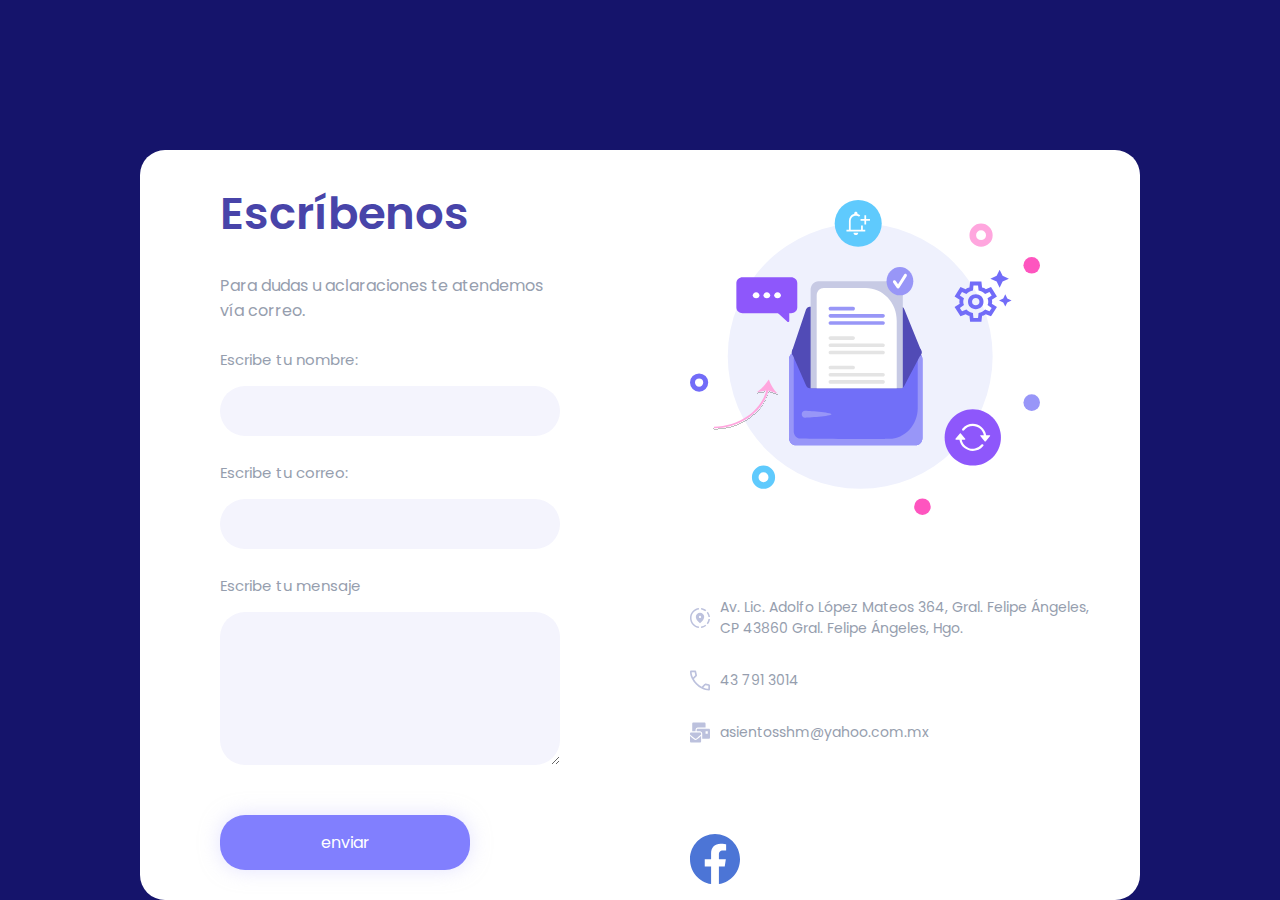
<file: contacto.html>
<!DOCTYPE html>
<html lang="en">

<head>
    <meta charset="UTF-8">
    <meta name="viewport" content="width=device-width, initial-scale=1.0">
    <title>FORMULARIO</title>
    <link rel="stylesheet" href="stylesContactos.css">

    <style>

        

    </style>
</head>
<body>

    
    <!-- <li><a href="inicio.html">Inicio</a></li> -->

    
    <div class="container">
        <form class="form">
            <h2>Escríbenos</h2>
            <p>
                Para dudas u aclaraciones te atendemos vía correo.
            </p>
            <label for="nombre">Escribe tu nombre:</label>
            <input type="text" id="nombre" class="box" >
            <label for="correo" >Escribe tu correo:</label>
            <input type="email" id="correo" class="box" >
            <label for="mensaje">Escribe tu mensaje</label>
            <textarea class="box" id="mensaje" cols="30" rows="10"></textarea>
            <input type="submit" value="enviar" class="submit">
        </form>

        <div class="info">
            <img src="images/info-1.svg" class="img-1" alt="">
            <div class="location">
                <div class="icons">
                    <img src="images/gps.svg" alt="">
                    <p>Av. Lic. Adolfo López Mateos 364, Gral. Felipe Ángeles, CP 43860 Gral. Felipe Ángeles, Hgo.</p>
                </div>    
                <div class="icons">
                    <img src="images/number.svg" alt="">
                    <p>43 791 3014</p>
                 </div>   
                 <div class="icons">
                    <img src="images/email.svg" alt="">
                    <p>asientosshm@yahoo.com.mx</p>
                </div>
            </div>
            <div class="social">
                <a href="https://www.facebook.com/profile.php?id=100060847382245" target="_blank" >
                    <img src="images/fa.svg" alt="">
                </a>
            </div>
        </div>
    </div>
</body>
</html>
</file>
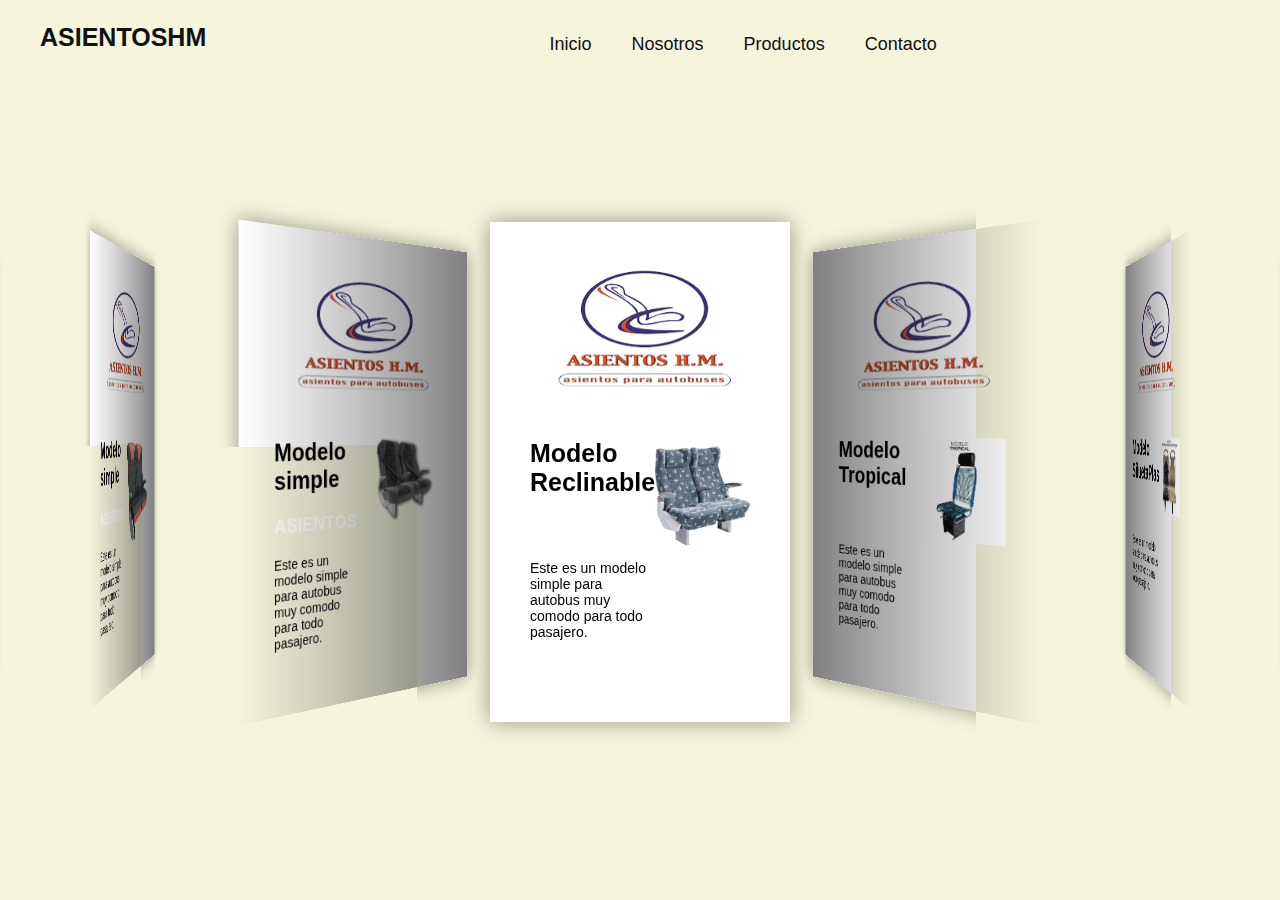
<file: productos.html>
<!DOCTYPE html>
<html lang="es">

<head>
    <meta charset="UTF-8">
    <meta name="viewport" content="width=device-width, initial-scale=1.0">
    <title>Productos</title>
    <link rel="stylesheet" href="https://cdnjs.cloudflare.com/ajax/libs/font-awesome/6.4.2/css/all.min.css"
        integrity="sha512-z3gLpd7yknf1YoNbCzqRKc4qyor8gaKU1qmn+CShxbuBusANI9QpRohGBreCFkKxLhei6S9CQXFEbbKuqLg0DA=="
        crossorigin="anonymous" referrerpolicy="no-referrer" />
    <link rel="stylesheet" href="https://cdn.jsdelivr.net/npm/swiper@11/swiper-bundle.min.css" />
    <link rel="stylesheet" href="stylesProductos.css">
</head>


<header class="header">

    <div class="menu container">
        <a href="#" class="logo">AsientosHM</a>
        <input type="checkbox" id="menu" />
        <label for="menu">
        <img src="images/menu.png" class="menu-icono" alt="menu">
    </label>
    <nav class="navbar">
        <ul>
            <li><a href="inicio.html">Inicio</a></li>
            <li><a href="servicios.html">Nosotros</a></li>
            <li><a href="productos.html">Productos</a></li>
            <li><a href="contacto.html"target="_blank">Contacto</a></li>
        </ul>
    </nav>
    <div>
    </div>
</div>
</header>


    <!-- <li><a href="inicio.html">Inicio</a></li> -->

<body>

    <div class="swiper mySwiper">
        <div class="swiper-wrapper">

        <div class="swiper-slide">
            <div class="icons">
                <i class="fa-solid fa-circle-arrow-left"></i>
                <img src="images/LOGO.png" alt="">
                <i class="fa-regular fa-heart"></i>
            </div>
            <div class="product-content">
                <div class="product-txt">
                    <span>Modelo Reclinable </span>
                    <h3>Asientos</h3>
                    <p>
                        Este es un modelo simple para autobus muy comodo para todo pasajero.
                    </p>
                </div>
                <div class="product-img">
                    <img src="images/asientos1.png" alt="">
                </div>
            </div>
        </div>

        <div class="swiper-slide">
            <div class="icons">
                <i class="fa-solid fa-circle-arrow-left"></i>
                <img src="images/LOGO.png" alt="">
                <i class="fa-regular fa-heart"></i>
            </div>
            <div class="product-content">
                <div class="product-txt">
                    <span>Modelo Tropical </span>
                    <h3>Asientos</h3>
                    <p>
                        Este es un modelo simple para autobus muy comodo para todo pasajero.
                    </p>
                </div>
                <div class="product-img">
                    <img src="images/modelortropi.jpeg" alt="">
                </div>
            </div>
            
        </div>

        <div class="swiper-slide">
            <div class="icons">
                <i class="fa-solid fa-circle-arrow-left"></i>
                <img src="images/LOGO.png" alt="">
                <i class="fa-regular fa-heart"></i>
            </div>
            <div class="product-content">
                <div class="product-txt">
                    <span>Modelo SiluetaPlas</span>
                    <h3>Asientos</h3>
                    <p>
                        Este es un modelo simple para autobus muy comodo para todo pasajero.
                    </p>
                </div>
                <div class="product-img">
                    <img src="images/Siluetaenplasticoinyectado.jpeg" alt="">
                </div>
            </div>
        </div>

        <div class="swiper-slide">
            <div class="icons">
                <i class="fa-solid fa-circle-arrow-left"></i>
                <img src="images/LOGO.png" alt="">
                <i class="fa-regular fa-heart"></i>
            </div>
            <div class="product-content">
                <div class="product-txt">
                    <span>Modelo asiento Operador estandar </span>
                    <h3>Asientos</h3>
                    <p>
                        Este es un modelo simple para autobus muy comodo para todo pasajero.
                    </p>
                </div>
                <div class="product-img">
                    <img src="images/asientooperadorestandar.jpeg" alt="">
                </div>
            </div>
            
        </div>

        <div class="swiper-slide">
            <div class="icons">
                <i class="fa-solid fa-circle-arrow-left"></i>
                <img src="images/LOGO.png" alt="">
                <i class="fa-regular fa-heart"></i>
            </div>
            <div class="product-content">
                <div class="product-txt">
                    <span>Modelo Asiento F1 </span>
                    <h3>Asientos</h3>
                    <p>
                        Este es un modelo simple para autobus muy comodo para todo pasajero.
                    </p>
                </div>
                <div class="product-img">
                    <img src="images/asientoformula1.jpeg" alt="">
                </div>
            </div>
            
        </div>

        <div class="swiper-slide">
            <div class="icons">
                <i class="fa-solid fa-circle-arrow-left"></i>
                <img src="images/LOGO.png" alt="">
                <i class="fa-regular fa-heart"></i>
            </div>
            <div class="product-content">
                <div class="product-txt">
                    <span>Modelo Asiento alto Flujo </span>
                    <h3>Asientos</h3>
                    <p>
                        Este es un modelo simple para autobus muy comodo para todo pasajero.
                    </p>
                </div>
                <div class="product-img">
                    <img src="images/asientodealtoflujo.jpeg" alt="">
                </div>
            </div>
           
        </div>

        <div class="swiper-slide">
            <div class="icons">
                <i class="fa-solid fa-circle-arrow-left"></i>
                <img src="images/LOGO.png" alt="">
                <i class="fa-regular fa-heart"></i>
            </div>
            <div class="product-content">
                <div class="product-txt">
                    <span>Modelo Asiento alto Flujo </span>
                    <h3>Asientos</h3>
                    <p>
                        Este es un modelo simple para autobus muy comodo para todo pasajero.
                    </p>
                </div>
                <div class="product-img">
                    <img src="images/minesotaasientoaltofijo.jpeg" alt="">
                </div>
            </div>
            
        </div>

        <div class="swiper-slide">
            <div class="icons">
                <i class="fa-solid fa-circle-arrow-left"></i>
                <img src="images/LOGO.png" alt="">
                <i class="fa-regular fa-heart"></i>
            </div>
            <div class="product-content">
                <div class="product-txt">
                    <span>Modelo simple</span>
                    <h3>Asientos</h3>
                    <p>
                        Este es un modelo simple para autobus muy comodo para todo pasajero.
                    </p>
                </div>
                <div class="product-img">
                    <img src="images/asientos2.png" alt="">
                </div>
            </div>
            <!-- <a href="#" class="btn-1">Comprar</a> -->
        </div>

        <div class="swiper-slide">
            <div class="icons">
                <i class="fa-solid fa-circle-arrow-left"></i>
                <img src="images/LOGO.png" alt="">
                <i class="fa-regular fa-heart"></i>
            </div>
            <div class="product-content">
                <div class="product-txt">
                    <span>Modelo simple</span>
                    <h3>Asientos</h3>
                    <p>
                        Este es un modelo simple para autobus muy comodo para todo pasajero.
                    </p>
                </div>
                <div class="product-img">
                    <img src="images/asientos3.png" alt="">
                </div>
            </div>
            <!-- <a href="#" class="btn-1">Comprar</a> -->
        </div>

    </div>
</div>



        <!-- esto es para que funcione el carrusel de fotos -->
    <script src="https://cdn.jsdelivr.net/npm/swiper@11/swiper-bundle.min.js"></script>
    <script>
        var swiper = new Swiper(".mySwiper", {
            effect: "coverflow",
            grabCursor: true,
            centeredSlides: true,
            slidesPerView: "auto",
            loop: true,
            coverFlowEffect: {
                depth:500,
                modifer:1,
                slidesShadows:true,
                rotate:0,
                stretch:0
            }
        })
    </script>
</body>

</html>
</file>
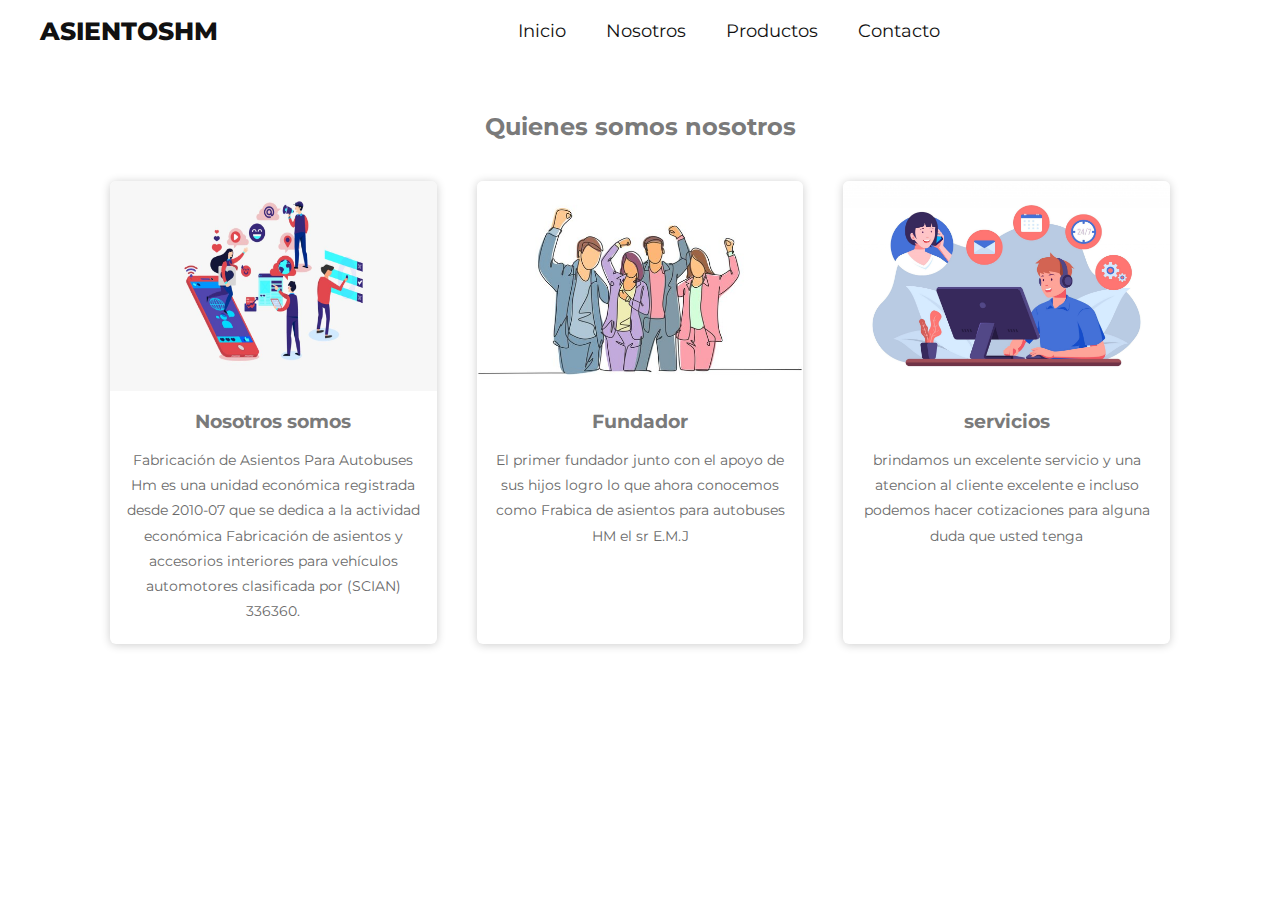
<file: servicios.html>
<!DOCTYPE html>
<html lang="es">
<head>
	<meta charset="UTF-8">
	<meta name="viewport" content="width=device-width, user-scalable=no, initial-scale=1.0, maximum-scale=1.0, minimum-scale=1.0">
	<title>Sobre nosotros</title>
	<link rel="stylesheet" href="stylesServicios.css">
</head>
<body>

	<header class="header">

        <div class="menu container">
            <a href="#" class="logo">AsientosHM</a>
            <input type="checkbox" id="menu" />
            <label for="menu">
            <img src="images/menu.png" class="menu-icono" alt="menu">
        </label>
        <nav class="navbar">
            <ul>
                <li><a href="inicio.html">Inicio</a></li>
                <li><a href="servicios.html">Nosotros</a></li>
                <li><a href="productos.html">Productos</a></li>
                <li><a href="contacto.html"target="_blank">Contacto</a></li>
            </ul>
        </nav>
        <div>
        </div>
    </div>
    </header>




    <a href="servicios.html" target="_blank"></a>
    <!--   Tarjetas-->
<div class="title-cards">
		<h2>Quienes somos nosotros</h2>
	</div>
<div class="container-card">
	
<div class="card">
	<figure>
		<img src="images/img4.jpg">
	</figure>
	<div class="contenido-card">
		<h3>Nosotros somos</h3>
		<p>Fabricación de Asientos Para Autobuses Hm es una unidad económica registrada desde 2010-07
        que se dedica a la actividad económica Fabricación de asientos y accesorios interiores para 
        vehículos automotores clasificada por (SCIAN) 336360.</p>
		<!-- <a href="#">Leer Màs</a> ESTE ES PARA AGREGAR MAS INFORMACION CON UN ENLACE -->
	</div>
</div>
<div class="card">
	<figure>
		<img src="images/img2.jpg">
	</figure>
	<div class="contenido-card">
		<h3>Fundador</h3>
		<p>El primer fundador junto con el apoyo de sus hijos logro lo que ahora conocemos
        como Frabica de asientos para autobuses HM el sr E.M.J</p>
		<!-- <a href="#">Leer Màs</a> ESTE ES PARA AGREGAR MAS INFORMACION CON UN ENLACE -->
	</div>
</div>
<div class="card">
	<figure>
		<img src="images/img.jpg">
	</figure>
	<div class="contenido-card">
		<h3>servicios</h3>
		<p>brindamos un excelente servicio y una atencion al cliente excelente e incluso podemos hacer cotizaciones para alguna duda que usted tenga</p>
		<!-- <a href="#">Leer Màs</a> ESTE ES PARA AGREGAR MAS INFORMACION CON UN ENLACE -->
	</div>
</div>
</div>
<!--Fin   Tarjetas-->
</body>
</html>
</file>
<file: stylesContactos.css>
@import url('https://fonts.googleapis.com/css2?family=Poppins:wght@400;500;600&display=swap');

* {
    margin: 0;
    padding: 0;
    box-sizing: border-box;
    font-family: "Poppins", "sans-serif";
}


body {
    background-color: #15146b;
}

.container {
    display: flex;
    background-color: #fff;
    height: 750px;
    width: 1000px;
    box-shadow: 0 0 20px rgba(0, 0, 0, 0);
    margin: auto;
    margin-top: 150px;
    border-radius: 25px;
}

.form {

    padding: 30px 80px;
    width: 50%;
    display: flex;
    flex-direction: column;
}

.form h2 {
    font-size: 45px;
    color: #4844A9;
    font-weight: 600;
    margin-bottom: 25px;
}

.form p {
    font-size: 16px;
    color: #969EAE;
    margin-bottom: 25px;
}

label {
    font-size: 15px;
    color: #969EAE;
    margin-bottom: 15px;
}

.box {
    border: 0;
    background-color: #F4F4FD;
    padding: 15px;
    border-radius: 25px;
    margin-bottom: 25px;
    outline: none;
}

.submit {
    background-color: #817ffe;
    border: 0;
    padding: 15px;
    color: #fff;
    font-size: 16px;
    border-radius: 25px;
    width: 250px;
    margin-top: 25px;
    box-shadow: 0 0 20px rgba(201, 199, 253, 0.5);
}

.info {
    padding: 50px;
}

.img-1 {
    width: 350px;
    margin-bottom: 75px;
}

.location {
    display: flex;
    flex-direction: column;
    margin-bottom: 60px;
}

.icons {
    display: flex;
    margin-bottom: 31px;
}

.icons img {
    width: 20px;
    margin-right: 10px;
}

.icons p {
    font-size: 14px;
    color: #969EAE;
}

.social {
    display: flex;
}

.social img{
    width: 50px;
    margin-right: 30px;
}



@media (max-width:990px) {

    .container {
        width: 350px;
        height: 800px;
        margin-top: 50px;
    }

    .info {
        display: none;
    }

    .form {
        width: 100%;
        padding: 30px;
    }
}
</file>
<file: stylesProductos.css>
html,


body {
    position: relative;
    height: 100%;
}
body {
    background-color: #F5F5DC;
    font-family: Helvetica Neue, Helvetica;
    font-size: 14px;
    color: #000;
    margin: 0;
    padding: 0;
}

*{
    box-sizing: border-box;
    text-decoration: none;
    list-style: none;
}

body {
    font-family: 'Poppins', sans-serif;
}

img {
    max-width: 100%;
}

.container {
    max-width: 1200px;
    margin: 0 auto;
}

.header {
    display: flex;
    align-items: center;
    min-height: 8vh;
    padding: 7px 0;
}

.menu{
    position: absolute;
    top: 0;
    left: 0;
    right: 0;
    display: flex;
    align-items: center;
    justify-content: space-between;
}

.logo {
    font-size: 25px;
    color: #111111;
    text-transform: uppercase;
    font-weight: 800;
}


.menu .navbar ul li{
    position: relative;
    float: left;
}

.menu .navbar ul li a {
    font-size: 18px;
    padding: 20px;
    color: #111111;
    display: block;
}

#menu {
    display: none;
}

.menu-icono {
    width: 25px;
}

.menu label {
    cursor: pointer;
    display: none;
}



.swiper {
    width: 100%;
    padding: 150px 0 50px 0;
}

.swiper-slide {
    width: 300px;
    height: 500px;
    background-color: #fff;
    box-shadow: 0 0 20px rgba(0, 0, 0, 0.4);
    padding: 40px;
    text-align: center;
}

.icons {
    display: flex;
    justify-content: space-between;
    align-items: center;
    margin-bottom: 40px;
}

.icons i {
    font-size: 20px;
    color: #000;
}

.logo img{
    width: 120px;
}

.product-content {
    display: flex;
    justify-content: space-between;
}

.product-txt {
    flex-basis: 50%;
    text-align: left;
}

.product-txt span {
    font-size: 25px;
    color: #000;
    font-weight: bold;
}

.product-txt h3 {
    font-size: 20px;
    color: #FFFFFF;

    text-transform: uppercase;
}

.product-txt p {
    font-size: 14px;
    color: #000;
}

.product-img {
    flex-basis: 50%;
    text-align: right;
}

.product-img img {
    width: 120px;
}

.btn-1 {
    display: inline-block;
    padding: 13px 55px;
    border: 1px solid #FFB900;
    border-radius: 25px;
    color: #FFB900;
    text-decoration: none;
    margin-top: 50px;
}

@media (max-widt:991px) {

    .menu {
        padding: 20px;
    }

    .menu label {
        display: initial;
    }

    .menu .navbar {
        position: absolute;
        top: 100%;
        left: 0;
        right: 0;
        background-color: #181818;
        display: none;
    }

    .menu .navbar ul li {
        width: 100%;
    }


    .menu .navbar ul li a {
        color: #FFFFFF;
    }

    #menu:checked ~ .navbar {
        display: initial;
    }

    .logo {
        display: none;
    }

    .header {
        min-height: 0vh;
    }

    .header-content {
        padding: 50px 0;
        flex-direction: column;
    }

    .header-img {
        display: none;
    }

    .header-txt {
        flex-basis: 100%;
        text-align: center;
    }

    .header-txt h1 {
        font-size: 70px;
    }

    
}
</file>
<file: stylesServicios.css>
@import url('https://fonts.googleapis.com/css?family=Montserrat&display=swap');
@import url('https://fonts.googleapis.com/css2?family=Oswald:wght@400;500;600;700&family=Poppins:wght@400;500;600;700;800&display=swap');
@import url('https://fonts.googleapis.com/css2?family=Poppins:wght@400;500;600&display=swap');
/*
font-family: 'Oswald', sans-serif;
font-family: 'Poppins', sans-serif;
*/

*{
    margin: 0;
    padding: 0;
    box-sizing: border-box;
	text-decoration: none;
	list-style: none;
    font-family: 'Montserrat', sans-serif;
}

body {
    font-family: 'Poppins', sans-serif;
}

img {
    max-width: 100%;
}

.container {
    max-width: 1200px;
    margin: 0 auto;
}

.header {
    display: flex;
    align-items: center;
    min-height: 8vh;
    padding: 7px 0;
}

.menu{
    position: absolute;
    top: 0;
    left: 0;
    right: 0;
    display: flex;
    align-items: center;
    justify-content: space-between;
}

.logo {
    font-size: 25px;
    color: #111111;
    text-transform: uppercase;
    font-weight: 800;
}


.menu .navbar ul li{
    position: relative;
    float: left;
}

.menu .navbar ul li a {
    font-size: 18px;
    padding: 20px;
    color: #111111;
    display: block;
}

#menu {
    display: none;
}

.menu-icono {
    width: 25px;
}

.menu label {
    cursor: pointer;
    display: none;
}


/*Cards*/
.container-card{
	width: 100%;
	display: flex;
	max-width: 1100px;
	margin: auto;
}
.title-cards{
	width: 100%;
	max-width: 1080px;
	margin: auto;
	padding: 20px;
	margin-top: 20px;
	text-align: center;
	color: #7a7a7a;
}
.card{
	width: 100%;
	margin: 20px;
	border-radius: 6px;
	overflow: hidden;
	background:#fff;
	box-shadow: 0px 1px 10px rgba(0,0,0,0.2);
	transition: all 400ms ease-out;
	cursor: default;
}
.card:hover{
	box-shadow: 5px 5px 20px rgba(0,0,0,0.4);
	transform: translateY(-3%);
}
.card img{
	width: 100%;
	height: 210px;
}
.card .contenido-card{
	padding: 15px;
	text-align: center;
}
.card .contenido-card h3{
	margin-bottom: 15px;
	color: #7a7a7a;
}
.card .contenido-card p{
	line-height: 1.8;
	color: #6a6a6a;
	font-size: 14px;
	margin-bottom: 5px;
}
.card .contenido-card a{
	display: inline-block;
	padding: 10px;
	margin-top: 10px;
	text-decoration: none;
	color: #2fb4cc;
	border: 1px solid #2fb4cc;
	border-radius: 4px;
	transition: all 400ms ease;
	margin-bottom: 5px;
}
.card .contenido-card a:hover{
	background: #2fb4cc;
	color: #fff;
}


@media (max-widt:991px) {

    .menu {
        padding: 20px;
    }

    .menu label {
        display: initial;
    }

    .menu .navbar {
        position: absolute;
        top: 100%;
        left: 0;
        right: 0;
        background-color: #181818;
        display: none;
    }

    .menu .navbar ul li {
        width: 100%;
    }


    .menu .navbar ul li a {
        color: #FFFFFF;
    }

    #menu:checked ~ .navbar {
        display: initial;
    }

    .logo {
        display: none;
    }

    .header {
        min-height: 0vh;
    }

    .header-content {
        padding: 50px 0;
        flex-direction: column;
    }

    .header-img {
        display: none;
    }

    .header-txt {
        flex-basis: 100%;
        text-align: center;
    }

    .header-txt h1 {
        font-size: 70px;
    }

    
}


@media only screen and (min-width:320px) and (max-width:768px){
	.container-card{
		flex-wrap: wrap;
	}
	.card{
		margin: 15px;
	}

	
}
/*Fin-Cards*/
</file>
